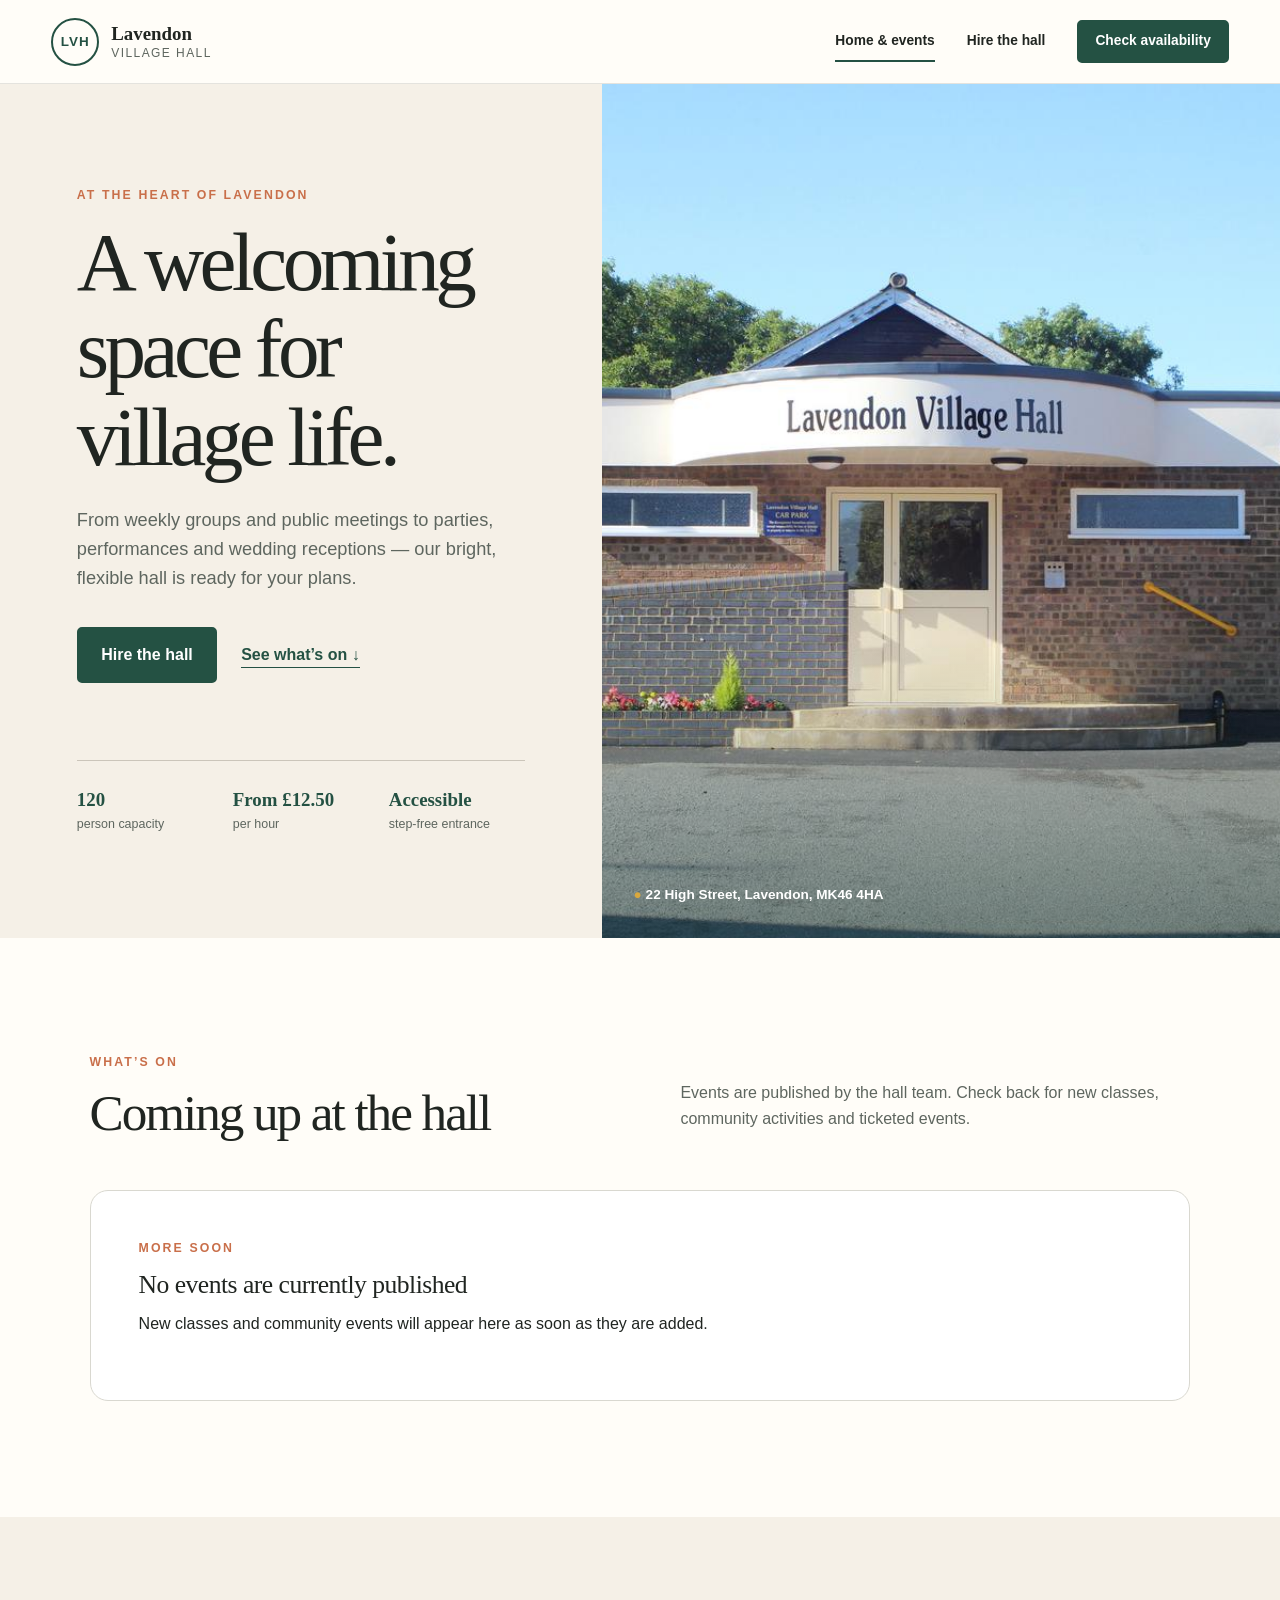
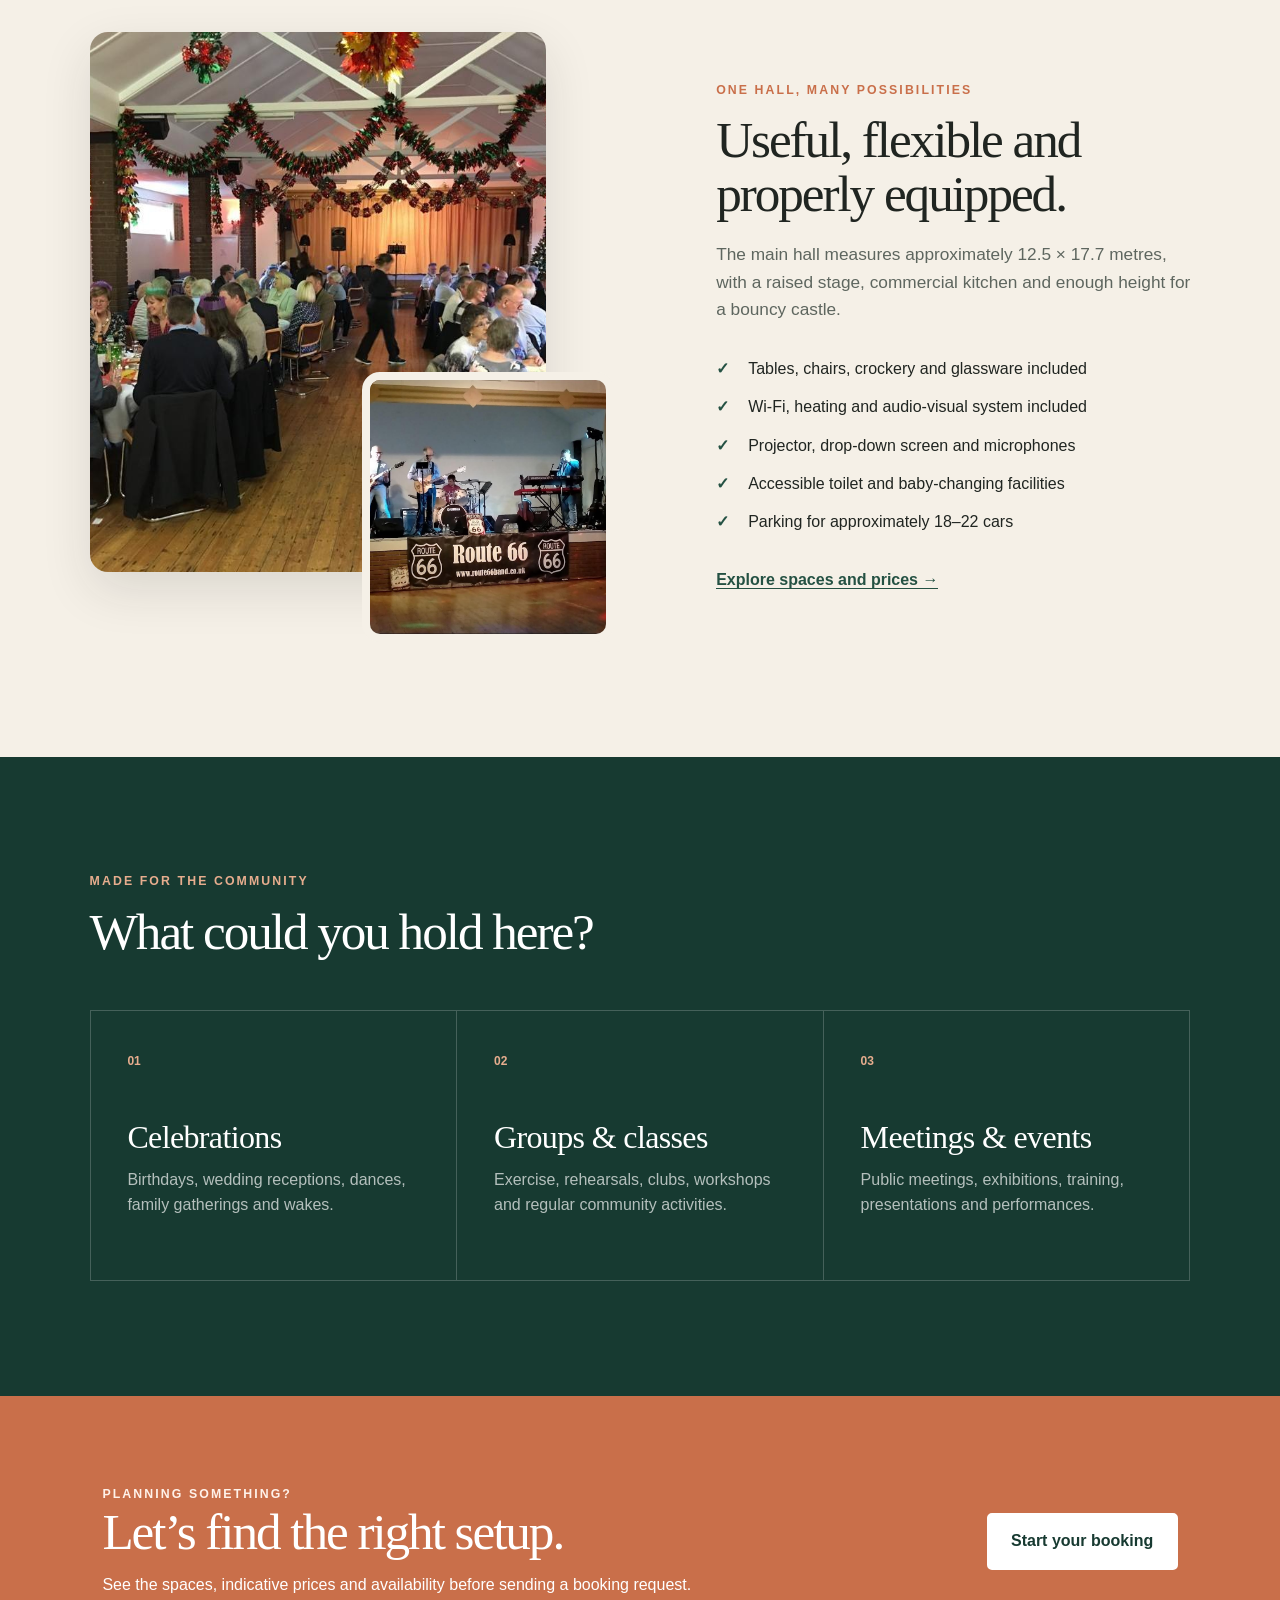
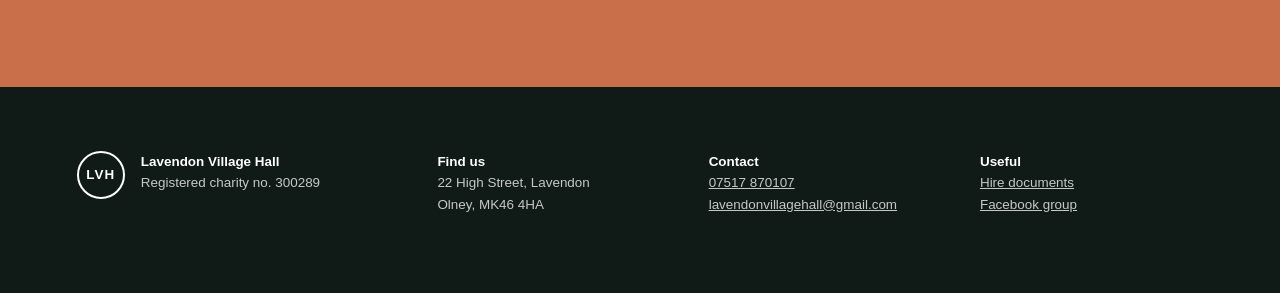
<file: index.html>
<!doctype html>
<html lang="en-GB">
<head>
  <meta charset="utf-8">
  <meta name="viewport" content="width=device-width, initial-scale=1">
  <meta name="description" content="Lavendon Village Hall — a flexible community venue in the heart of Lavendon.">
  <title>Lavendon Village Hall</title>
  <link rel="stylesheet" href="styles.css">
  <script src="events.js" defer></script>
  <script src="site.js" defer></script>
</head>
<body>
  <a class="skip-link" href="#main">Skip to content</a>
  <header class="site-header">
    <a class="brand" href="index.html" aria-label="Lavendon Village Hall home">
      <span class="brand-mark" aria-hidden="true">LVH</span>
      <span><strong>Lavendon</strong><small>Village Hall</small></span>
    </a>
    <button class="menu-toggle" type="button" aria-expanded="false" aria-controls="primary-nav">Menu</button>
    <nav id="primary-nav" class="primary-nav" aria-label="Main navigation">
      <a class="active" href="index.html">Home &amp; events</a>
      <a href="booking.html">Hire the hall</a>
      <a class="button button-small" href="booking.html#availability">Check availability</a>
    </nav>
  </header>

  <main id="main">
    <section class="hero">
      <div class="hero-copy">
        <p class="eyebrow">At the heart of Lavendon</p>
        <h1>A welcoming space for village life.</h1>
        <p class="hero-intro">From weekly groups and public meetings to parties, performances and wedding receptions — our bright, flexible hall is ready for your plans.</p>
        <div class="hero-actions">
          <a class="button" href="booking.html">Hire the hall</a>
          <a class="text-link" href="#whats-on">See what’s on <span aria-hidden="true">↓</span></a>
        </div>
        <ul class="quick-facts" aria-label="Hall highlights">
          <li><strong>120</strong><span>person capacity</span></li>
          <li><strong>From £12.50</strong><span>per hour</span></li>
          <li><strong>Accessible</strong><span>step-free entrance</span></li>
        </ul>
      </div>
      <figure class="hero-image">
        <img src="assets/hall-front.jpg" alt="The front entrance of Lavendon Village Hall">
        <figcaption><span aria-hidden="true">●</span> 22 High Street, Lavendon, MK46 4HA</figcaption>
      </figure>
    </section>

    <section id="whats-on" class="section events-section">
      <div class="section-heading">
        <div>
          <p class="eyebrow">What’s on</p>
          <h2>Coming up at the hall</h2>
        </div>
        <p>Events are published by the hall team. Check back for new classes, community activities and ticketed events.</p>
      </div>
      <div id="event-list" class="event-list" aria-live="polite"></div>
      <noscript><p>Please enable JavaScript to view upcoming events.</p></noscript>
    </section>

    <section class="section split-section">
      <div class="image-stack" aria-label="Views of the hall in use">
        <img class="image-main" src="assets/main-hall.jpg" alt="Guests enjoying a Christmas lunch in the main hall">
        <img class="image-inset" src="assets/stage-event.jpg" alt="A live performance on the hall stage">
      </div>
      <div class="content-block">
        <p class="eyebrow">One hall, many possibilities</p>
        <h2>Useful, flexible and properly equipped.</h2>
        <p>The main hall measures approximately 12.5 × 17.7 metres, with a raised stage, commercial kitchen and enough height for a bouncy castle.</p>
        <ul class="tick-list">
          <li>Tables, chairs, crockery and glassware included</li>
          <li>Wi-Fi, heating and audio-visual system included</li>
          <li>Projector, drop-down screen and microphones</li>
          <li>Accessible toilet and baby-changing facilities</li>
          <li>Parking for approximately 18–22 cars</li>
        </ul>
        <a class="text-link" href="booking.html#spaces">Explore spaces and prices <span aria-hidden="true">→</span></a>
      </div>
    </section>

    <section class="section use-cases">
      <div class="section-heading compact">
        <div><p class="eyebrow">Made for the community</p><h2>What could you hold here?</h2></div>
      </div>
      <div class="use-grid">
        <article><span aria-hidden="true">01</span><h3>Celebrations</h3><p>Birthdays, wedding receptions, dances, family gatherings and wakes.</p></article>
        <article><span aria-hidden="true">02</span><h3>Groups &amp; classes</h3><p>Exercise, rehearsals, clubs, workshops and regular community activities.</p></article>
        <article><span aria-hidden="true">03</span><h3>Meetings &amp; events</h3><p>Public meetings, exhibitions, training, presentations and performances.</p></article>
      </div>
    </section>

    <section class="cta-panel">
      <div><p class="eyebrow">Planning something?</p><h2>Let’s find the right setup.</h2><p>See the spaces, indicative prices and availability before sending a booking request.</p></div>
      <a class="button button-light" href="booking.html">Start your booking</a>
    </section>
  </main>

  <footer class="site-footer">
    <div class="footer-brand"><span class="brand-mark" aria-hidden="true">LVH</span><p><strong>Lavendon Village Hall</strong><br>Registered charity no. 300289</p></div>
    <div><strong>Find us</strong><p>22 High Street, Lavendon<br>Olney, MK46 4HA</p></div>
    <div><strong>Contact</strong><p><a href="tel:+447517870107">07517 870107</a><br><a href="mailto:lavendonvillagehall@gmail.com">lavendonvillagehall@gmail.com</a></p></div>
    <div><strong>Useful</strong><p><a href="booking.html#documents">Hire documents</a><br><a href="https://www.facebook.com/groups/669749536428351">Facebook group</a></p></div>
  </footer>
</body>
</html>
</file>
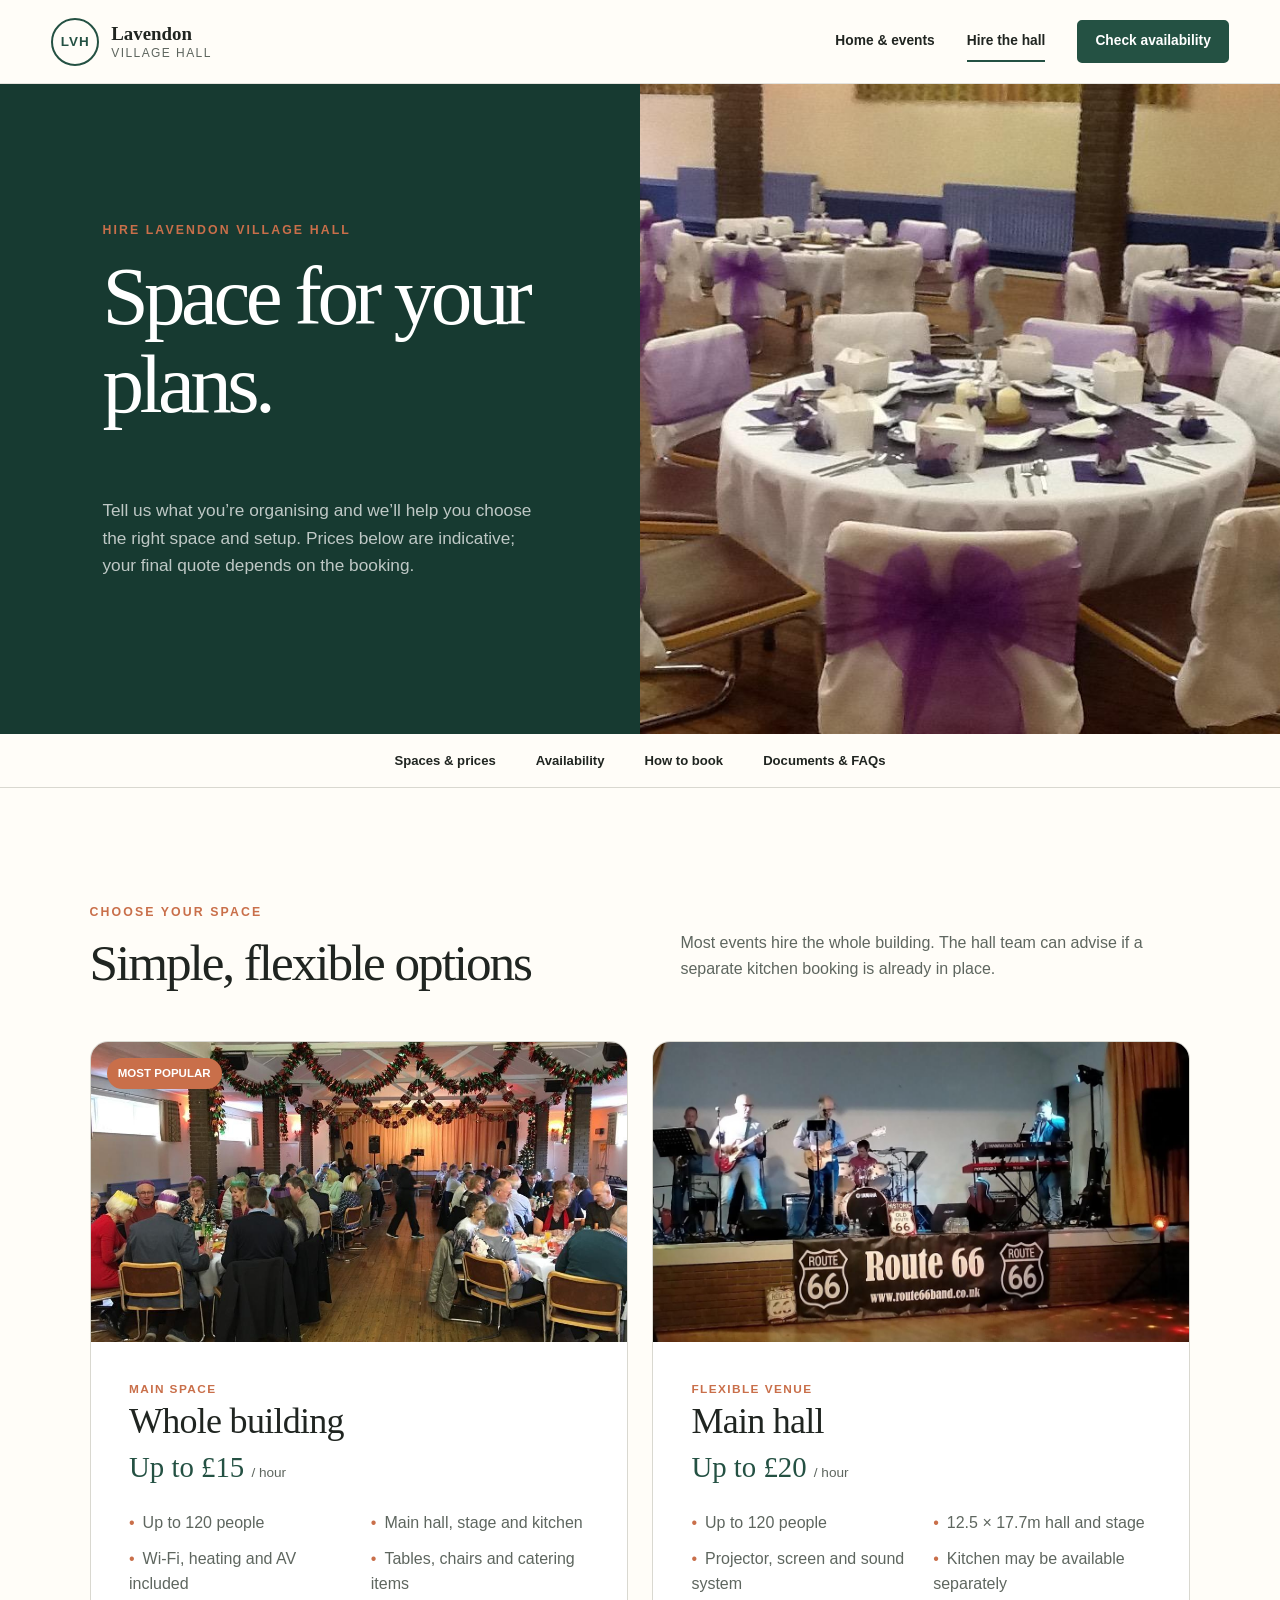
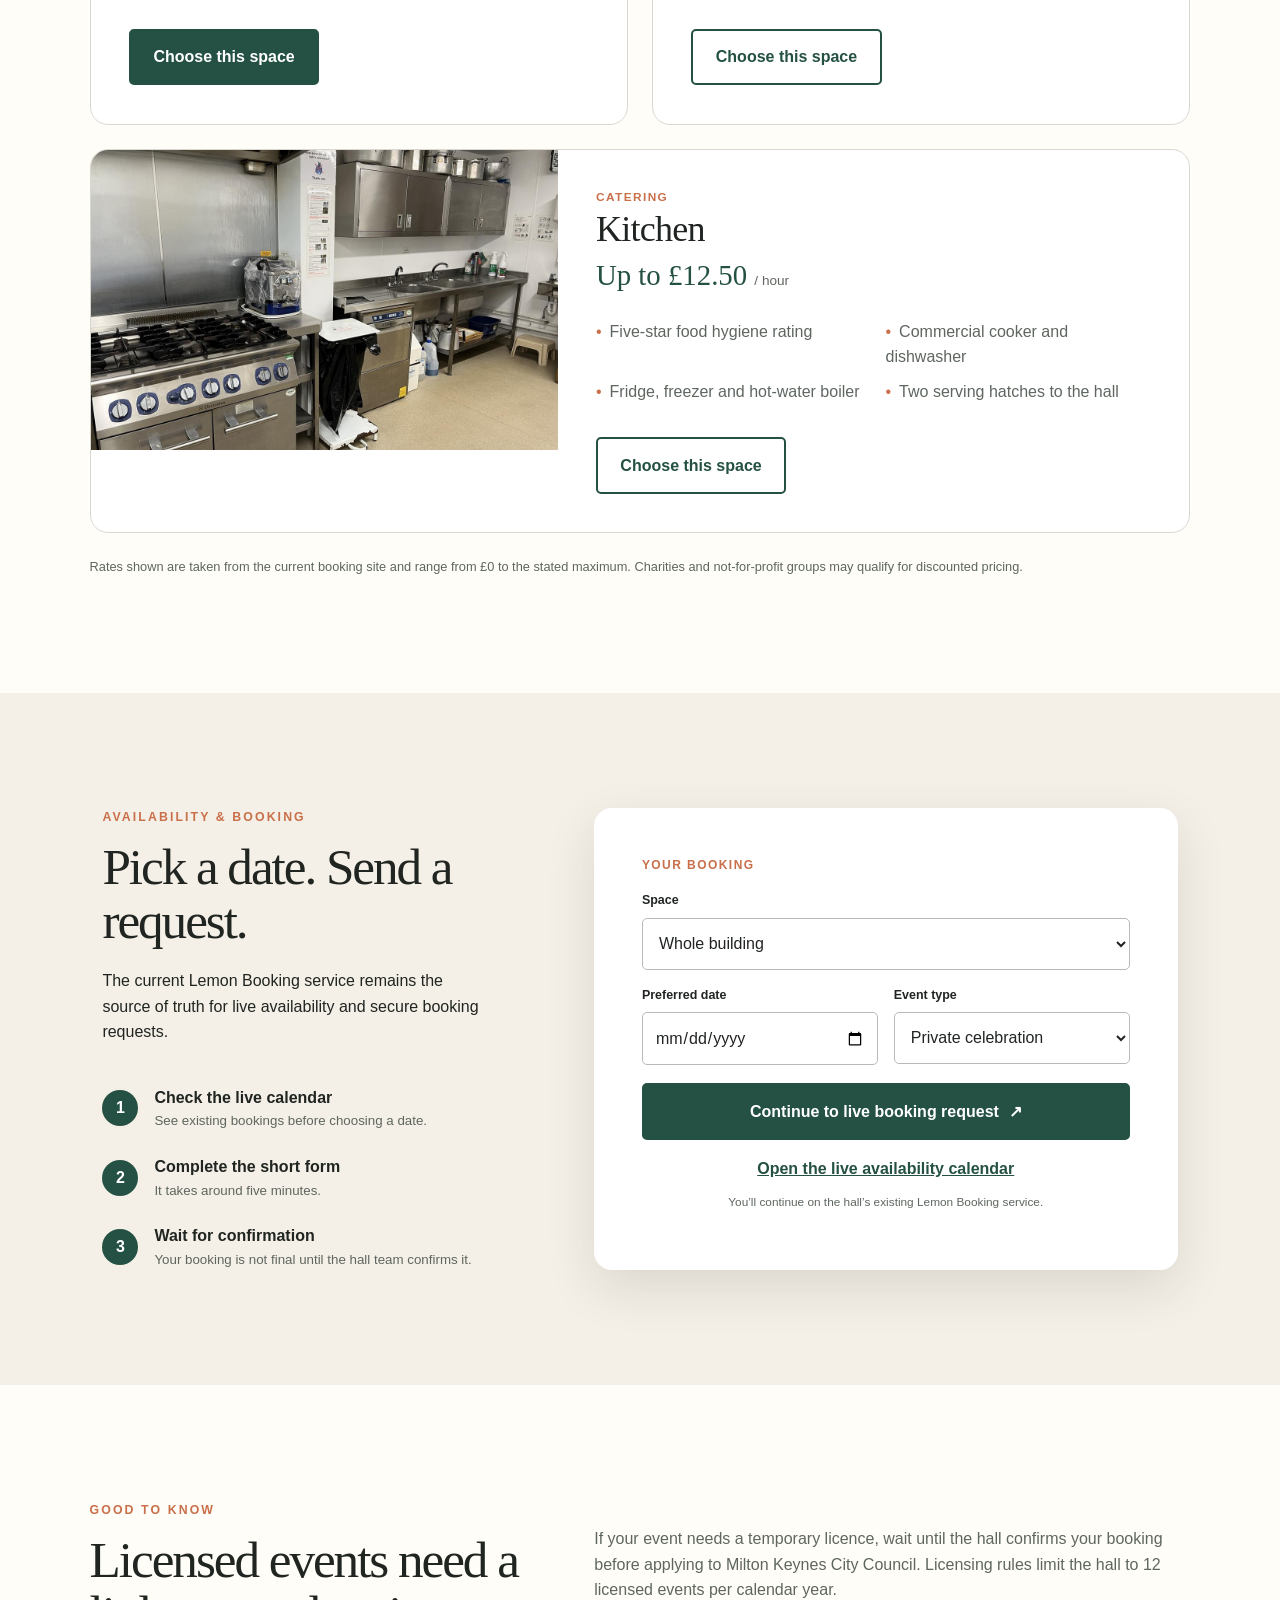
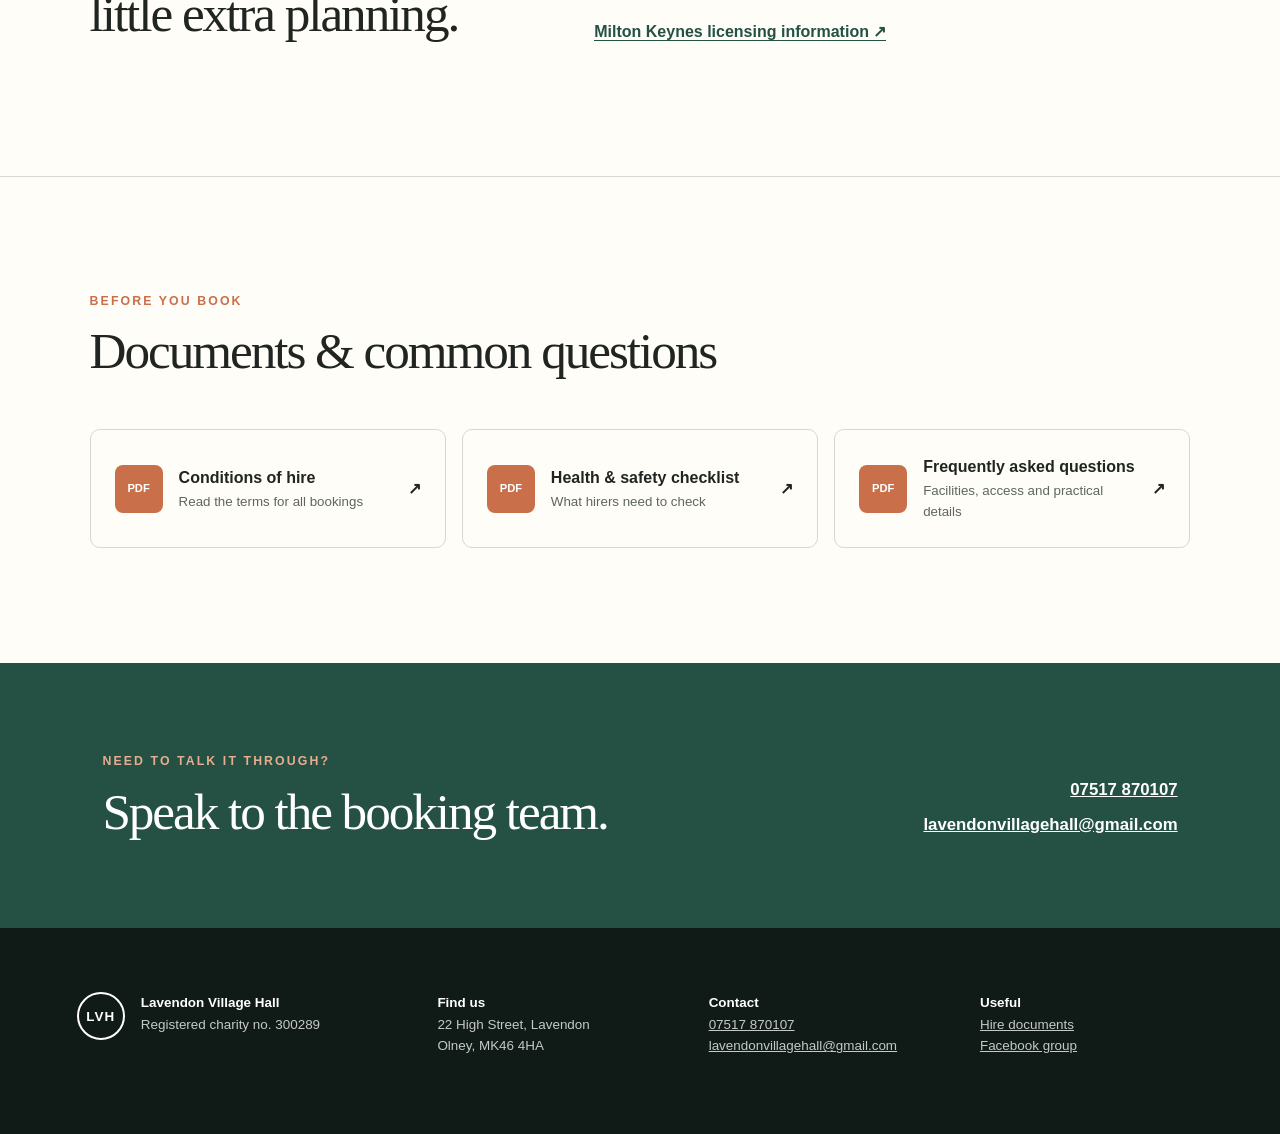
<file: booking.html>
<!doctype html>
<html lang="en-GB">
<head>
  <meta charset="utf-8">
  <meta name="viewport" content="width=device-width, initial-scale=1">
  <meta name="description" content="Hire Lavendon Village Hall for your event, activity or meeting.">
  <title>Hire the hall — Lavendon Village Hall</title>
  <link rel="stylesheet" href="styles.css">
  <script src="site.js" defer></script>
</head>
<body>
  <a class="skip-link" href="#main">Skip to content</a>
  <header class="site-header">
    <a class="brand" href="index.html" aria-label="Lavendon Village Hall home"><span class="brand-mark" aria-hidden="true">LVH</span><span><strong>Lavendon</strong><small>Village Hall</small></span></a>
    <button class="menu-toggle" type="button" aria-expanded="false" aria-controls="primary-nav">Menu</button>
    <nav id="primary-nav" class="primary-nav" aria-label="Main navigation">
      <a href="index.html">Home &amp; events</a>
      <a class="active" href="booking.html">Hire the hall</a>
      <a class="button button-small" href="#availability">Check availability</a>
    </nav>
  </header>

  <main id="main">
    <section class="booking-hero">
      <div><p class="eyebrow">Hire Lavendon Village Hall</p><h1>Space for your plans.</h1><p>Tell us what you’re organising and we’ll help you choose the right space and setup. Prices below are indicative; your final quote depends on the booking.</p></div>
      <img src="assets/wedding-tables.jpg" alt="The main hall arranged for a wedding reception">
    </section>

    <nav class="page-nav" aria-label="On this page"><a href="#spaces">Spaces &amp; prices</a><a href="#availability">Availability</a><a href="#booking-process">How to book</a><a href="#documents">Documents &amp; FAQs</a></nav>

    <section id="spaces" class="section">
      <div class="section-heading"><div><p class="eyebrow">Choose your space</p><h2>Simple, flexible options</h2></div><p>Most events hire the whole building. The hall team can advise if a separate kitchen booking is already in place.</p></div>
      <div class="space-grid">
        <article class="space-card featured">
          <div class="space-image"><img src="assets/main-hall.jpg" alt="The main hall set for a large gathering"><span>Most popular</span></div>
          <div class="space-body"><p class="space-type">Main space</p><h3>Whole building</h3><p class="price">Up to £15 <small>/ hour</small></p><ul><li>Up to 120 people</li><li>Main hall, stage and kitchen</li><li>Wi-Fi, heating and AV included</li><li>Tables, chairs and catering items</li></ul><a class="button choose-space" href="#availability" data-space="Whole building">Choose this space</a></div>
        </article>
        <article class="space-card">
          <div class="space-image"><img src="assets/stage-event.jpg" alt="A band performing on the main hall stage"></div>
          <div class="space-body"><p class="space-type">Flexible venue</p><h3>Main hall</h3><p class="price">Up to £20 <small>/ hour</small></p><ul><li>Up to 120 people</li><li>12.5 × 17.7m hall and stage</li><li>Projector, screen and sound system</li><li>Kitchen may be available separately</li></ul><a class="button button-outline choose-space" href="#availability" data-space="Main hall">Choose this space</a></div>
        </article>
        <article class="space-card horizontal">
          <div class="space-image"><img src="assets/kitchen.jpg" alt="The hall's well-equipped commercial kitchen"></div>
          <div class="space-body"><p class="space-type">Catering</p><h3>Kitchen</h3><p class="price">Up to £12.50 <small>/ hour</small></p><ul><li>Five-star food hygiene rating</li><li>Commercial cooker and dishwasher</li><li>Fridge, freezer and hot-water boiler</li><li>Two serving hatches to the hall</li></ul><a class="button button-outline choose-space" href="#availability" data-space="Kitchen">Choose this space</a></div>
        </article>
      </div>
      <p class="fine-print">Rates shown are taken from the current booking site and range from £0 to the stated maximum. Charities and not-for-profit groups may qualify for discounted pricing.</p>
    </section>

    <section id="availability" class="availability-section">
      <div class="availability-copy"><p class="eyebrow">Availability &amp; booking</p><h2>Pick a date. Send a request.</h2><p>The current Lemon Booking service remains the source of truth for live availability and secure booking requests.</p><ol><li><span>1</span><div><strong>Check the live calendar</strong><small>See existing bookings before choosing a date.</small></div></li><li><span>2</span><div><strong>Complete the short form</strong><small>It takes around five minutes.</small></div></li><li><span>3</span><div><strong>Wait for confirmation</strong><small>Your booking is not final until the hall team confirms it.</small></div></li></ol></div>
      <div class="booking-box">
        <p class="booking-box-label">Your booking</p>
        <label for="space-select">Space</label>
        <select id="space-select"><option>Whole building</option><option>Main hall</option><option>Kitchen</option></select>
        <div class="date-row"><div><label for="event-date">Preferred date</label><input id="event-date" type="date"></div><div><label for="event-type">Event type</label><select id="event-type"><option>Private celebration</option><option>Community group or class</option><option>Meeting or training</option><option>Performance or public event</option><option>Other</option></select></div></div>
        <a class="button button-wide" href="https://lavendon-village-hall.lemonbooking.com/page/booking-request-form">Continue to live booking request <span aria-hidden="true">↗</span></a>
        <a class="calendar-link" href="https://lavendon-village-hall.lemonbooking.com/page/calendar">Open the live availability calendar</a>
        <p class="secure-note">You’ll continue on the hall’s existing Lemon Booking service.</p>
      </div>
    </section>

    <section id="booking-process" class="section licensed-section">
      <div><p class="eyebrow">Good to know</p><h2>Licensed events need a little extra planning.</h2></div>
      <div><p>If your event needs a temporary licence, wait until the hall confirms your booking before applying to Milton Keynes City Council. Licensing rules limit the hall to 12 licensed events per calendar year.</p><a class="text-link" href="https://www.milton-keynes.gov.uk">Milton Keynes licensing information <span aria-hidden="true">↗</span></a></div>
    </section>

    <section id="documents" class="section documents-section">
      <div class="section-heading"><div><p class="eyebrow">Before you book</p><h2>Documents &amp; common questions</h2></div></div>
      <div class="document-grid">
        <a href="https://files.lemonbooking.com/documents/lb_lavendon_village_hall/cOXIGAZLR0/conditions-of-hire-Mz9JH.pdf"><span>PDF</span><div><strong>Conditions of hire</strong><small>Read the terms for all bookings</small></div><b aria-hidden="true">↗</b></a>
        <a href="https://files.lemonbooking.com/documents/lb_lavendon_village_hall/RMH9Yk0UlC/hirers-health-safety-checklist-QqTw8.pdf"><span>PDF</span><div><strong>Health &amp; safety checklist</strong><small>What hirers need to check</small></div><b aria-hidden="true">↗</b></a>
        <a href="https://files.lemonbooking.com/documents/lb_lavendon_village_hall/CpJwIlWen5/lavendon-village-hall-faqs-FkDZ3.pdf"><span>PDF</span><div><strong>Frequently asked questions</strong><small>Facilities, access and practical details</small></div><b aria-hidden="true">↗</b></a>
      </div>
    </section>

    <section class="contact-strip"><div><p class="eyebrow">Need to talk it through?</p><h2>Speak to the booking team.</h2></div><div class="contact-actions"><a href="tel:+447517870107">07517 870107</a><a href="mailto:lavendonvillagehall@gmail.com">lavendonvillagehall@gmail.com</a></div></section>
  </main>

  <footer class="site-footer">
    <div class="footer-brand"><span class="brand-mark" aria-hidden="true">LVH</span><p><strong>Lavendon Village Hall</strong><br>Registered charity no. 300289</p></div>
    <div><strong>Find us</strong><p>22 High Street, Lavendon<br>Olney, MK46 4HA</p></div>
    <div><strong>Contact</strong><p><a href="tel:+447517870107">07517 870107</a><br><a href="mailto:lavendonvillagehall@gmail.com">lavendonvillagehall@gmail.com</a></p></div>
    <div><strong>Useful</strong><p><a href="#documents">Hire documents</a><br><a href="https://www.facebook.com/groups/669749536428351">Facebook group</a></p></div>
  </footer>
</body>
</html>
</file>
<file: styles.css>
:root {
  --ink: #202521;
  --muted: #5e665f;
  --cream: #f5f0e7;
  --paper: #fffdf8;
  --green: #245143;
  --green-dark: #173a31;
  --clay: #c96f4a;
  --gold: #d9a83e;
  --line: #d9d8d0;
  --radius: 18px;
  --shadow: 0 18px 50px rgba(32, 37, 33, .12);
}

* { box-sizing: border-box; }
html { scroll-behavior: smooth; }
body { margin: 0; overflow-x: hidden; color: var(--ink); background: var(--paper); font-family: Arial, Helvetica, sans-serif; font-size: 16px; line-height: 1.6; }
img { display: block; width: 100%; }
a { color: inherit; }
h1, h2, h3, p { margin-top: 0; }
h1, h2, h3 { font-family: Georgia, 'Times New Roman', serif; line-height: 1.05; font-weight: 500; }
h1 { font-size: clamp(3.25rem, 6.5vw, 6.6rem); letter-spacing: -.055em; }
h2 { margin-bottom: 1.25rem; font-size: clamp(2.2rem, 4vw, 4rem); letter-spacing: -.04em; }
h3 { margin-bottom: .75rem; font-size: 1.6rem; letter-spacing: -.02em; }

.skip-link { position: fixed; top: -5rem; left: 1rem; z-index: 100; padding: .75rem 1rem; background: #fff; }
.skip-link:focus { top: 1rem; }
.site-header { position: sticky; top: 0; z-index: 50; display: flex; align-items: center; justify-content: space-between; min-height: 84px; padding: 0 clamp(1.25rem, 4vw, 5rem); border-bottom: 1px solid rgba(32,37,33,.12); background: rgba(255,253,248,.96); backdrop-filter: blur(14px); }
.brand { display: flex; gap: .75rem; align-items: center; text-decoration: none; line-height: 1; }
.brand-mark { display: grid; place-items: center; width: 48px; height: 48px; border: 2px solid var(--green); border-radius: 50%; color: var(--green); font: 700 .84rem/1 Arial, sans-serif; letter-spacing: .08em; }
.brand strong, .brand small { display: block; }
.brand strong { font: 600 1.18rem/1.1 Georgia, serif; }
.brand small { margin-top: .18rem; color: var(--muted); font-size: .75rem; letter-spacing: .12em; text-transform: uppercase; }
.primary-nav { display: flex; gap: 2rem; align-items: center; }
.primary-nav > a { position: relative; font-weight: 700; font-size: .86rem; text-decoration: none; }
.primary-nav > a:not(.button)::after { position: absolute; right: 0; bottom: -.6rem; left: 0; height: 2px; content: ''; background: var(--green); transform: scaleX(0); transition: transform .2s; }
.primary-nav > a:hover::after, .primary-nav > a.active::after { transform: scaleX(1); }
.menu-toggle { display: none; border: 0; background: transparent; font: inherit; font-weight: 700; }

.button { display: inline-flex; justify-content: center; align-items: center; gap: .6rem; min-height: 52px; padding: .85rem 1.4rem; border: 2px solid var(--green); border-radius: 5px; color: #fff; background: var(--green); font-weight: 800; text-decoration: none; transition: background .2s, color .2s, transform .2s; }
.button:hover { background: var(--green-dark); transform: translateY(-2px); }
.button-small { min-height: 42px; padding: .55rem 1rem; color: #fff !important; }
.button-outline { color: var(--green); background: transparent; }
.button-outline:hover { color: #fff; }
.button-light { border-color: #fff; color: var(--green-dark); background: #fff; }
.button-wide { width: 100%; margin-top: 1.1rem; }
.text-link { color: var(--green); font-weight: 800; text-decoration: none; border-bottom: 1px solid currentColor; }
.eyebrow { margin-bottom: .8rem; color: var(--clay); font-size: .77rem; font-weight: 900; letter-spacing: .17em; text-transform: uppercase; }

.hero { display: grid; grid-template-columns: minmax(0, .94fr) minmax(420px, 1.06fr); min-height: calc(100vh - 84px); background: var(--cream); }
.hero-copy { display: flex; flex-direction: column; justify-content: center; min-width: 0; padding: clamp(4rem, 8vw, 8rem) clamp(1.5rem, 6vw, 7rem); }
.hero-copy h1 { max-width: 760px; margin-bottom: 1.5rem; }
.hero-intro { max-width: 650px; color: var(--muted); font-size: 1.14rem; }
.hero-actions { display: flex; gap: 1.5rem; align-items: center; margin-top: 1rem; }
.quick-facts { display: grid; grid-template-columns: repeat(3, 1fr); gap: 1.25rem; margin: clamp(3rem, 6vw, 6rem) 0 0; padding: 1.5rem 0 0; border-top: 1px solid #cbc5ba; list-style: none; }
.quick-facts strong, .quick-facts span { display: block; }
.quick-facts strong { color: var(--green); font-family: Georgia, serif; font-size: 1.18rem; }
.quick-facts span { color: var(--muted); font-size: .78rem; }
.hero-image { position: relative; min-height: 620px; margin: 0; overflow: hidden; }
.hero-image img { height: 100%; object-fit: cover; }
.hero-image::after { position: absolute; inset: 0; content: ''; background: linear-gradient(180deg, transparent 65%, rgba(23,58,49,.5)); }
.hero-image figcaption { position: absolute; right: 2rem; bottom: 2rem; left: 2rem; z-index: 1; color: white; font-size: .85rem; font-weight: 700; }
.hero-image figcaption span { color: var(--gold); }

.section { padding: clamp(5rem, 9vw, 9rem) clamp(1.25rem, 7vw, 8rem); }
.section-heading { display: flex; justify-content: space-between; gap: 3rem; align-items: end; max-width: 1400px; margin: 0 auto 3.2rem; }
.section-heading > p { max-width: 510px; margin-bottom: .5rem; color: var(--muted); }
.section-heading h2 { margin-bottom: 0; }
.events-section { background: var(--paper); }
.event-list { display: grid; grid-template-columns: 1.7fr .8fr; gap: 1.2rem; max-width: 1400px; margin: auto; }
.event-card, .event-prompt, .event-empty { border: 1px solid var(--line); border-radius: var(--radius); background: #fff; }
.event-card { display: grid; grid-template-columns: 110px 1fr auto; gap: 2rem; align-items: center; padding: clamp(1.5rem, 4vw, 3rem); }
.event-date { display: grid; place-items: center; min-height: 110px; border-radius: 12px; color: #fff; background: var(--green); text-transform: uppercase; }
.event-date span { align-self: end; font-size: .8rem; font-weight: 900; letter-spacing: .15em; }
.event-date strong { align-self: start; font: 500 3rem/1 Georgia, serif; }
.event-meta { margin-bottom: .5rem; color: var(--clay); font-size: .78rem; font-weight: 800; text-transform: uppercase; letter-spacing: .08em; }
.event-copy p:last-child { margin-bottom: 0; color: var(--muted); }
.event-card > a { font-weight: 800; text-decoration: none; white-space: nowrap; }
.event-prompt { display: flex; flex-direction: column; justify-content: center; padding: 2.5rem; background: var(--cream); }
.event-prompt p { color: var(--muted); }
.event-prompt .eyebrow { color: var(--clay); }
.event-prompt .text-link { align-self: flex-start; margin-top: .5rem; }
.event-empty { grid-column: 1 / -1; padding: 3rem; }

.split-section { display: grid; grid-template-columns: 1.05fr .95fr; gap: clamp(4rem, 8vw, 9rem); align-items: center; background: var(--cream); }
.image-stack { position: relative; max-width: 760px; min-height: 610px; }
.image-main { width: 87%; height: 540px; object-fit: cover; border-radius: var(--radius); box-shadow: var(--shadow); }
.image-inset { position: absolute; right: 0; bottom: 0; width: 48%; height: 270px; object-fit: cover; border: 8px solid var(--cream); border-radius: var(--radius); }
.content-block { max-width: 650px; }
.content-block > p:not(.eyebrow) { color: var(--muted); font-size: 1.08rem; }
.tick-list { display: grid; gap: .8rem; margin: 2rem 0; padding: 0; list-style: none; }
.tick-list li { position: relative; padding-left: 2rem; }
.tick-list li::before { position: absolute; left: 0; content: '✓'; color: var(--green); font-weight: 900; }
.use-cases { background: var(--green-dark); color: #fff; }
.use-cases .eyebrow { color: #e7ad8e; }
.use-grid { display: grid; grid-template-columns: repeat(3, 1fr); max-width: 1400px; margin: auto; border-top: 1px solid rgba(255,255,255,.2); border-left: 1px solid rgba(255,255,255,.2); }
.use-grid article { min-height: 270px; padding: 2.3rem; border-right: 1px solid rgba(255,255,255,.2); border-bottom: 1px solid rgba(255,255,255,.2); }
.use-grid article > span { color: #e7ad8e; font-size: .75rem; font-weight: 900; }
.use-grid h3 { margin-top: 3rem; font-size: 2rem; }
.use-grid p { max-width: 320px; color: rgba(255,255,255,.68); }
.cta-panel { display: flex; justify-content: space-between; gap: 3rem; align-items: center; padding: clamp(4rem, 7vw, 7rem) clamp(1.5rem, 8vw, 9rem); color: #fff; background: var(--clay); }
.cta-panel h2 { margin-bottom: .8rem; }
.cta-panel p { margin-bottom: 0; }
.cta-panel .eyebrow { color: #fff2ea; }

.booking-hero { display: grid; grid-template-columns: 1fr 1fr; min-height: 650px; background: var(--green-dark); color: #fff; }
.booking-hero > div { display: flex; flex-direction: column; justify-content: center; padding: clamp(4rem, 8vw, 8rem); }
.booking-hero h1 { max-width: 700px; }
.booking-hero p:last-child { max-width: 600px; color: rgba(255,255,255,.72); font-size: 1.08rem; }
.booking-hero img { height: 100%; object-fit: cover; }
.page-nav { position: sticky; top: 84px; z-index: 40; display: flex; justify-content: center; gap: 2.5rem; padding: 1rem; border-bottom: 1px solid var(--line); background: rgba(255,253,248,.96); overflow-x: auto; }
.page-nav a { font-size: .82rem; font-weight: 800; text-decoration: none; white-space: nowrap; }
.space-grid { display: grid; grid-template-columns: 1fr 1fr; gap: 1.5rem; max-width: 1400px; margin: auto; }
.space-card { overflow: hidden; border: 1px solid var(--line); border-radius: var(--radius); background: #fff; }
.space-card.horizontal { grid-column: 1 / -1; display: grid; grid-template-columns: .85fr 1.15fr; }
.space-image { position: relative; height: 300px; }
.space-image img { height: 100%; object-fit: cover; }
.space-image span { position: absolute; top: 1rem; left: 1rem; padding: .4rem .7rem; border-radius: 999px; color: #fff; background: var(--clay); font-size: .72rem; font-weight: 900; text-transform: uppercase; }
.space-body { padding: clamp(1.5rem, 3vw, 2.6rem); }
.space-type { margin-bottom: .25rem; color: var(--clay); font-size: .74rem; font-weight: 900; letter-spacing: .12em; text-transform: uppercase; }
.space-body h3 { font-size: 2.25rem; }
.price { color: var(--green); font: 500 1.8rem/1 Georgia, serif; }
.price small { color: var(--muted); font: 400 .85rem/1 Arial, sans-serif; }
.space-body ul { display: grid; grid-template-columns: 1fr 1fr; gap: .6rem 1.5rem; margin: 1.6rem 0 2rem; padding: 0; color: var(--muted); list-style: none; }
.space-body li::before { margin-right: .5rem; content: '•'; color: var(--clay); }
.fine-print { max-width: 1400px; margin: 1.5rem auto 0; color: var(--muted); font-size: .8rem; }
.availability-section { display: grid; grid-template-columns: .8fr 1.2fr; gap: clamp(3rem, 8vw, 9rem); padding: clamp(5rem, 9vw, 9rem) clamp(1.25rem, 8vw, 9rem); background: var(--cream); }
.availability-copy ol { display: grid; gap: 1.4rem; margin: 2.5rem 0 0; padding: 0; list-style: none; }
.availability-copy li { display: flex; gap: 1rem; align-items: center; }
.availability-copy li > span { display: grid; place-items: center; flex: 0 0 36px; height: 36px; border-radius: 50%; color: #fff; background: var(--green); font-weight: 900; }
.availability-copy li strong, .availability-copy li small { display: block; }
.availability-copy li small { color: var(--muted); }
.booking-box { padding: clamp(1.5rem, 4vw, 3rem); border-radius: var(--radius); background: #fff; box-shadow: var(--shadow); }
.booking-box-label { color: var(--clay); font-size: .75rem; font-weight: 900; letter-spacing: .12em; text-transform: uppercase; }
label { display: block; margin: 1rem 0 .4rem; font-size: .78rem; font-weight: 900; }
select, input { width: 100%; min-height: 52px; padding: .75rem; border: 1px solid #b8bbb6; border-radius: 5px; color: var(--ink); background: #fff; font: inherit; }
.date-row { display: grid; grid-template-columns: 1fr 1fr; gap: 1rem; }
.calendar-link { display: block; margin-top: 1rem; color: var(--green); text-align: center; font-weight: 800; }
.secure-note { margin: .75rem 0 0; color: var(--muted); font-size: .74rem; text-align: center; }
.licensed-section { display: grid; grid-template-columns: .85fr 1.15fr; gap: 4rem; border-bottom: 1px solid var(--line); }
.licensed-section > div:last-child { max-width: 700px; padding-top: 1.6rem; color: var(--muted); }
.document-grid { display: grid; grid-template-columns: repeat(3, 1fr); gap: 1rem; max-width: 1400px; margin: auto; }
.document-grid > a { display: grid; grid-template-columns: auto 1fr auto; gap: 1rem; align-items: center; padding: 1.5rem; border: 1px solid var(--line); border-radius: 10px; text-decoration: none; }
.document-grid > a > span { display: grid; place-items: center; width: 48px; height: 48px; border-radius: 8px; color: #fff; background: var(--clay); font-size: .7rem; font-weight: 900; }
.document-grid strong, .document-grid small { display: block; }
.document-grid small { color: var(--muted); }
.contact-strip { display: flex; justify-content: space-between; gap: 3rem; align-items: end; padding: clamp(4rem, 7vw, 7rem) clamp(1.5rem, 8vw, 9rem); color: #fff; background: var(--green); }
.contact-strip h2 { margin-bottom: 0; }
.contact-strip .eyebrow { color: #e7ad8e; }
.contact-actions { display: grid; gap: .5rem; text-align: right; }
.contact-actions a { font-size: 1.05rem; font-weight: 800; }

.site-footer { display: grid; grid-template-columns: 1.4fr repeat(3, 1fr); gap: 3rem; padding: 4rem clamp(1.25rem, 6vw, 7rem); color: rgba(255,255,255,.76); background: #101b17; font-size: .84rem; }
.site-footer strong { color: #fff; }
.site-footer a { color: inherit; }
.footer-brand { display: flex; gap: 1rem; align-items: flex-start; }
.footer-brand .brand-mark { flex: 0 0 48px; border-color: #fff; color: #fff; }

@media (max-width: 980px) {
  .menu-toggle { display: block; }
  .primary-nav { position: absolute; top: 84px; right: 0; left: 0; display: none; flex-direction: column; gap: 1.5rem; align-items: stretch; padding: 1.5rem; border-bottom: 1px solid var(--line); background: var(--paper); }
  .primary-nav.open { display: flex; }
  .primary-nav .button { text-align: center; }
  .hero, .booking-hero { grid-template-columns: 1fr; }
  .hero { min-height: auto; }
  .hero-image { min-height: 520px; }
  .booking-hero > div { min-height: 560px; }
  .booking-hero img { max-height: 560px; }
  .event-list, .split-section, .availability-section { grid-template-columns: 1fr; }
  .event-card { grid-template-columns: 90px 1fr; }
  .event-card > a { grid-column: 2; }
  .image-stack { max-width: none; }
  .space-body ul { grid-template-columns: 1fr; }
  .licensed-section { grid-template-columns: 1fr; gap: 0; }
  .document-grid { grid-template-columns: 1fr; }
  .site-footer { grid-template-columns: 1fr 1fr; }
}

@media (max-width: 680px) {
  h1 { font-size: clamp(3rem, 14vw, 3.55rem); overflow-wrap: anywhere; }
  .site-header { min-height: 72px; }
  .primary-nav { top: 72px; }
  .hero-copy { padding-top: 4rem; }
  .hero-actions { flex-wrap: wrap; }
  .hero-image { min-height: 400px; }
  .quick-facts { grid-template-columns: 1fr; }
  .section-heading, .cta-panel, .contact-strip { align-items: flex-start; flex-direction: column; }
  .event-card { grid-template-columns: 72px 1fr; gap: 1.2rem; }
  .event-date { min-height: 80px; }
  .event-date strong { font-size: 2.1rem; }
  .image-stack { min-height: 470px; }
  .image-main { width: 94%; height: 410px; }
  .image-inset { height: 190px; }
  .use-grid { grid-template-columns: 1fr; }
  .booking-hero > div { min-height: 510px; }
  .page-nav { top: 72px; justify-content: flex-start; }
  .space-grid { grid-template-columns: 1fr; }
  .space-card.horizontal { grid-column: auto; display: block; }
  .date-row { grid-template-columns: 1fr; }
  .contact-actions { text-align: left; }
  .site-footer { grid-template-columns: 1fr; }
}

@media (prefers-reduced-motion: reduce) {
  html { scroll-behavior: auto; }
  *, *::before, *::after { transition: none !important; }
}
</file>
